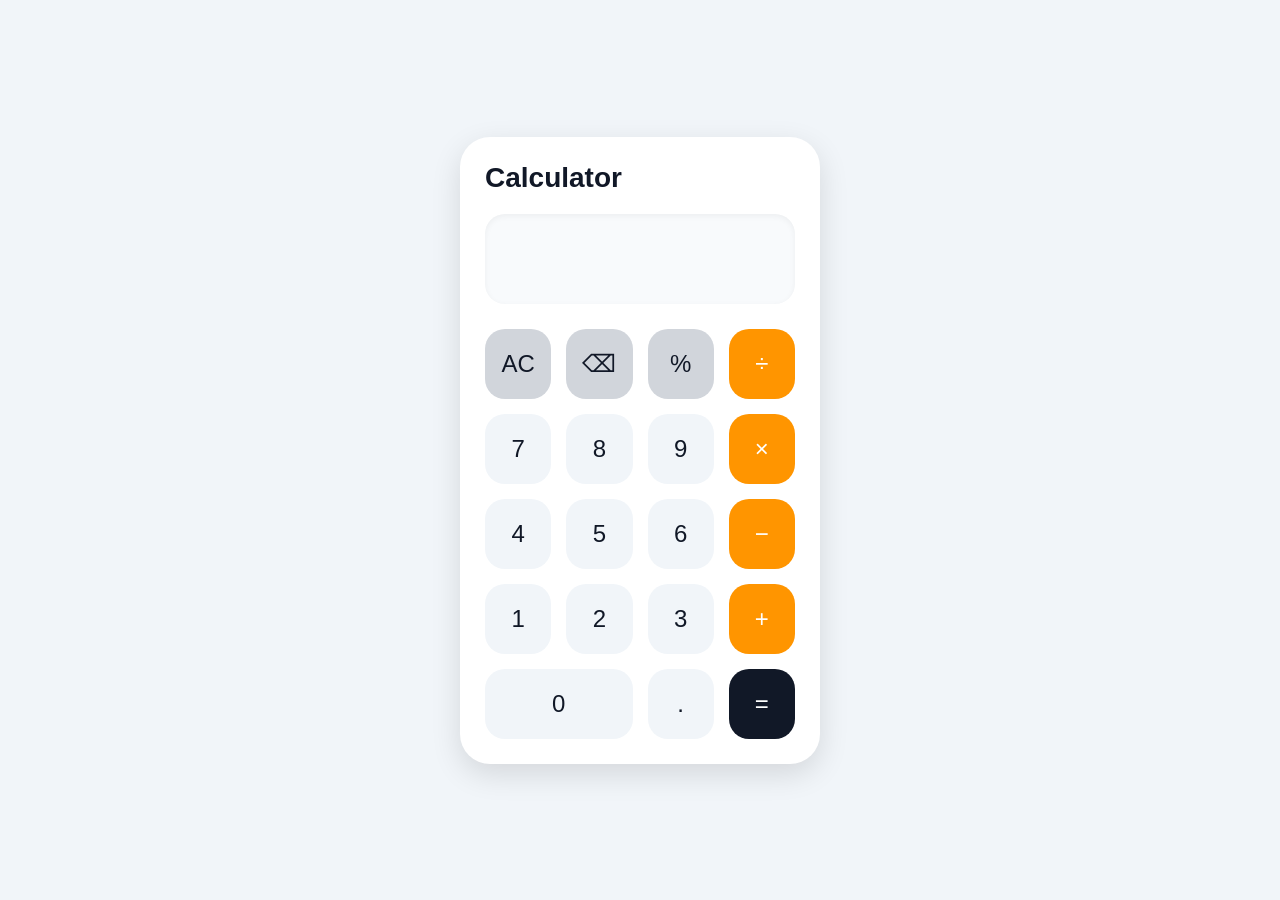
<file: OneDrive/Desktop/CodSoft Intern/calculator-project/index.html>
<!DOCTYPE html>
<html lang="en">
<head>
    <meta charset="UTF-8">
    <meta name="viewport" content="width=device-width, initial-scale=1.0">
    <title>Modern Calculator</title>

    <link rel="stylesheet" href="style.css">
</head>
<body>

<div class="calculator">

    <!-- Top Section -->

    <div class="top-bar">

        <h2>Calculator</h2>

    </div>

    <!-- Display -->

    <input type="text" id="display" disabled>

    <!-- Buttons -->

    <div class="buttons">

        <button class="gray" onclick="clearDisplay()">AC</button>
        <button class="gray" onclick="deleteLast()">⌫</button>
        <button class="gray" onclick="appendValue('%')">%</button>
        <button class="orange" onclick="appendValue('/')">÷</button>

        <button onclick="appendValue('7')">7</button>
        <button onclick="appendValue('8')">8</button>
        <button onclick="appendValue('9')">9</button>
        <button class="orange" onclick="appendValue('*')">×</button>

        <button onclick="appendValue('4')">4</button>
        <button onclick="appendValue('5')">5</button>
        <button onclick="appendValue('6')">6</button>
        <button class="orange" onclick="appendValue('-')">−</button>

        <button onclick="appendValue('1')">1</button>
        <button onclick="appendValue('2')">2</button>
        <button onclick="appendValue('3')">3</button>
        <button class="orange" onclick="appendValue('+')">+</button>

        <button class="zero" onclick="appendValue('0')">0</button>
        <button onclick="appendValue('.')">.</button>
        <button class="equal" onclick="calculate()">=</button>

    </div>

</div>

<script src="script.js"></script>

</body>
</html>
</file>
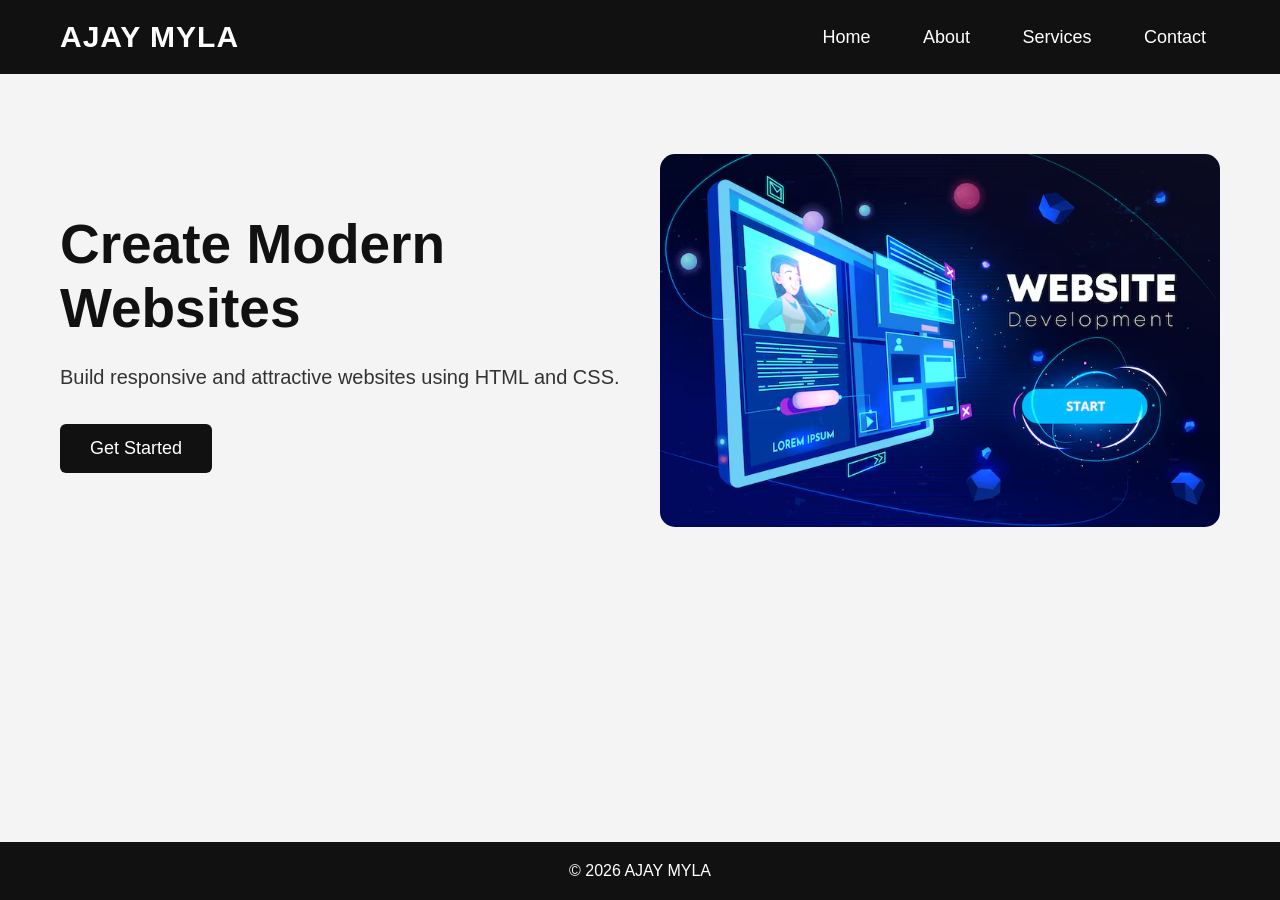
<file: OneDrive/Desktop/CodSoft Intern/landing-page/index.html>
<!DOCTYPE html>
<html lang="en">
<head>
    <meta charset="UTF-8">
    <meta name="viewport" content="width=device-width, initial-scale=1.0">
    <title>Home | AJAY</title>
    <link rel="stylesheet" href="style.css">
</head>
<body>

<header>

    <div class="logo">AJAY MYLA</div>

    <nav>
        <a href="index.html">Home</a>
        <a href="about.html">About</a>
        <a href="services.html">Services</a>
        <a href="contact.html">Contact</a>
    </nav>

</header>

<section class="hero">

    <div class="hero-text">

        <h1>Create Modern Websites</h1>

        <p>
            Build responsive and attractive websites
            using HTML and CSS.
        </p>

        <button>Get Started</button>

    </div>

    <div class="hero-image">

        <img src="banner.jpg" alt="Banner">

    </div>

</section>

<footer>
    <p>© 2026 AJAY MYLA</p>
</footer>

</body>
</html>
</file>
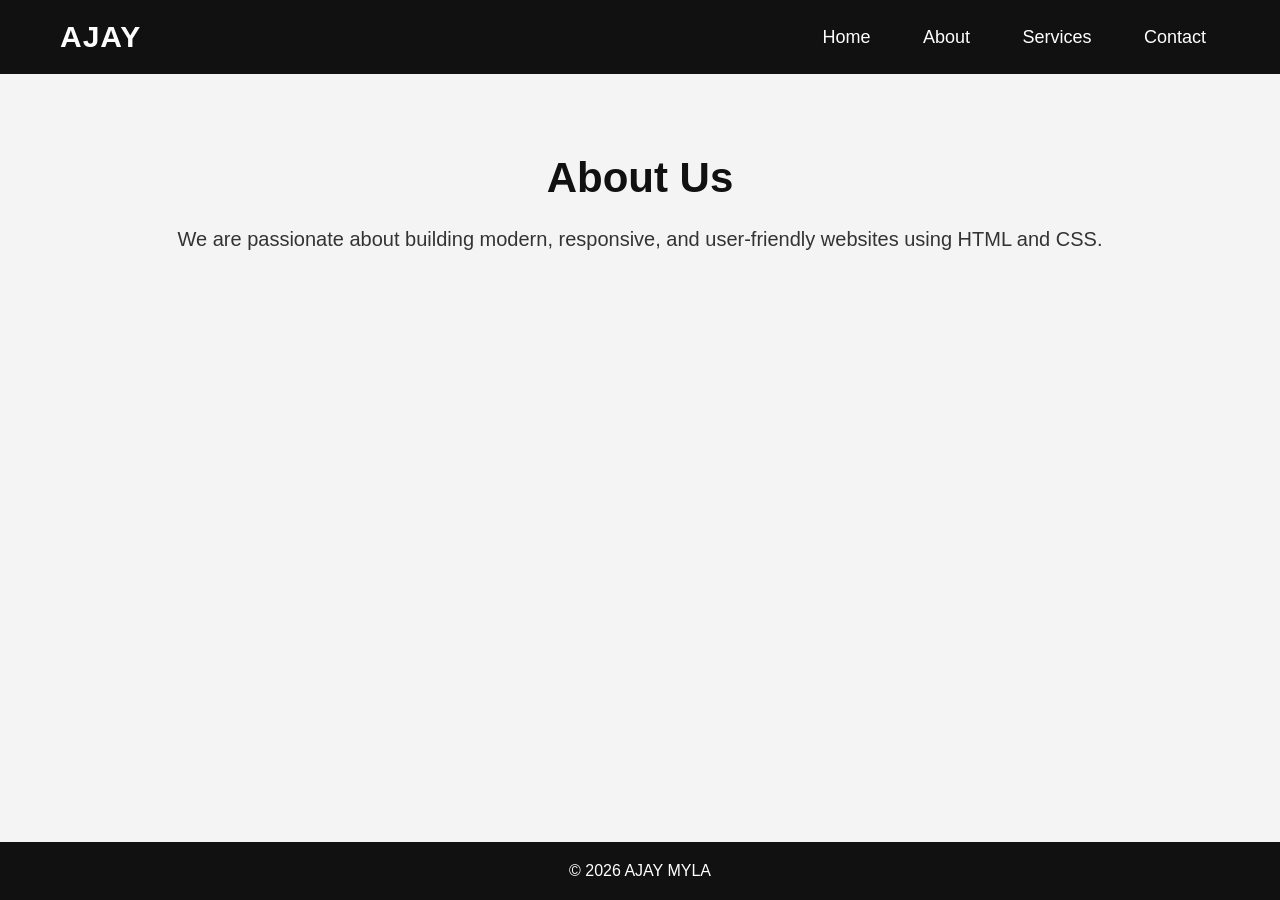
<file: OneDrive/Desktop/CodSoft Intern/landing-page/about.html>
<!DOCTYPE html>
<html lang="en">
<head>
    <meta charset="UTF-8">
    <meta name="viewport" content="width=device-width, initial-scale=1.0">
    <title>About | AJAY</title>
    <link rel="stylesheet" href="style.css">
</head>
<body>

<header>

    <div class="logo">AJAY</div>

    <nav>
        <a href="index.html">Home</a>
        <a href="about.html">About</a>
        <a href="services.html">Services</a>
        <a href="contact.html">Contact</a>
    </nav>

</header>

<section class="page-section">

    <h1>About Us</h1>

    <p>
        We are passionate about building modern,
        responsive, and user-friendly websites
        using HTML and CSS.
    </p>

</section>

<footer>
    <p>© 2026 AJAY MYLA</p>
</footer>

</body>
</html>
</file>
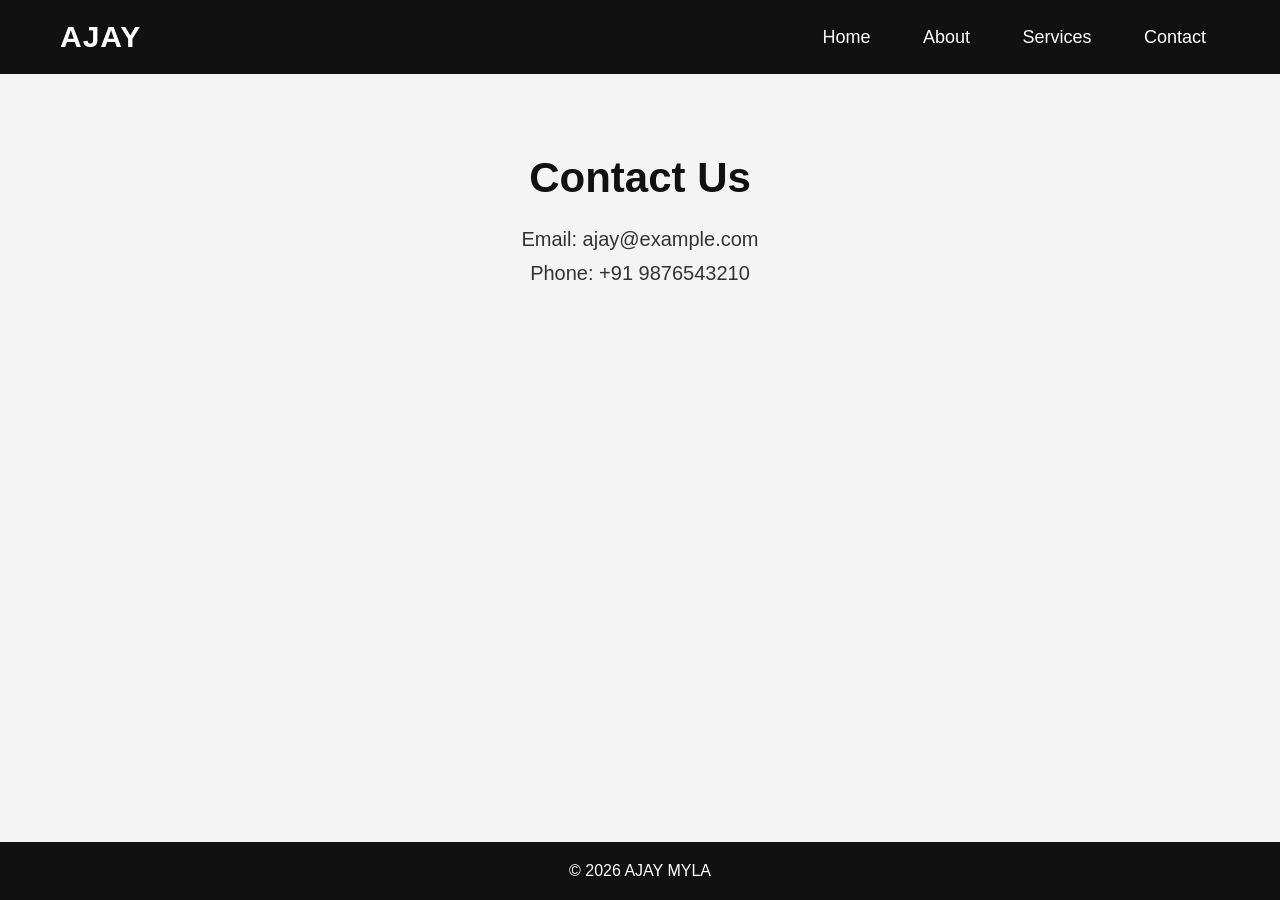
<file: OneDrive/Desktop/CodSoft Intern/landing-page/contact.html>
<!DOCTYPE html>
<html lang="en">
<head>
    <meta charset="UTF-8">
    <meta name="viewport" content="width=device-width, initial-scale=1.0">
    <title>Contact | AJAY</title>
    <link rel="stylesheet" href="style.css">
</head>
<body>

<header>

    <div class="logo">AJAY</div>

    <nav>
        <a href="index.html">Home</a>
        <a href="about.html">About</a>
        <a href="services.html">Services</a>
        <a href="contact.html">Contact</a>
    </nav>

</header>

<section class="page-section">

    <h1>Contact Us</h1>

    <p>Email: ajay@example.com</p>

    <p>Phone: +91 9876543210</p>

</section>

<footer>
    <p>© 2026 AJAY MYLA</p>
</footer>

</body>
</html>
</file>
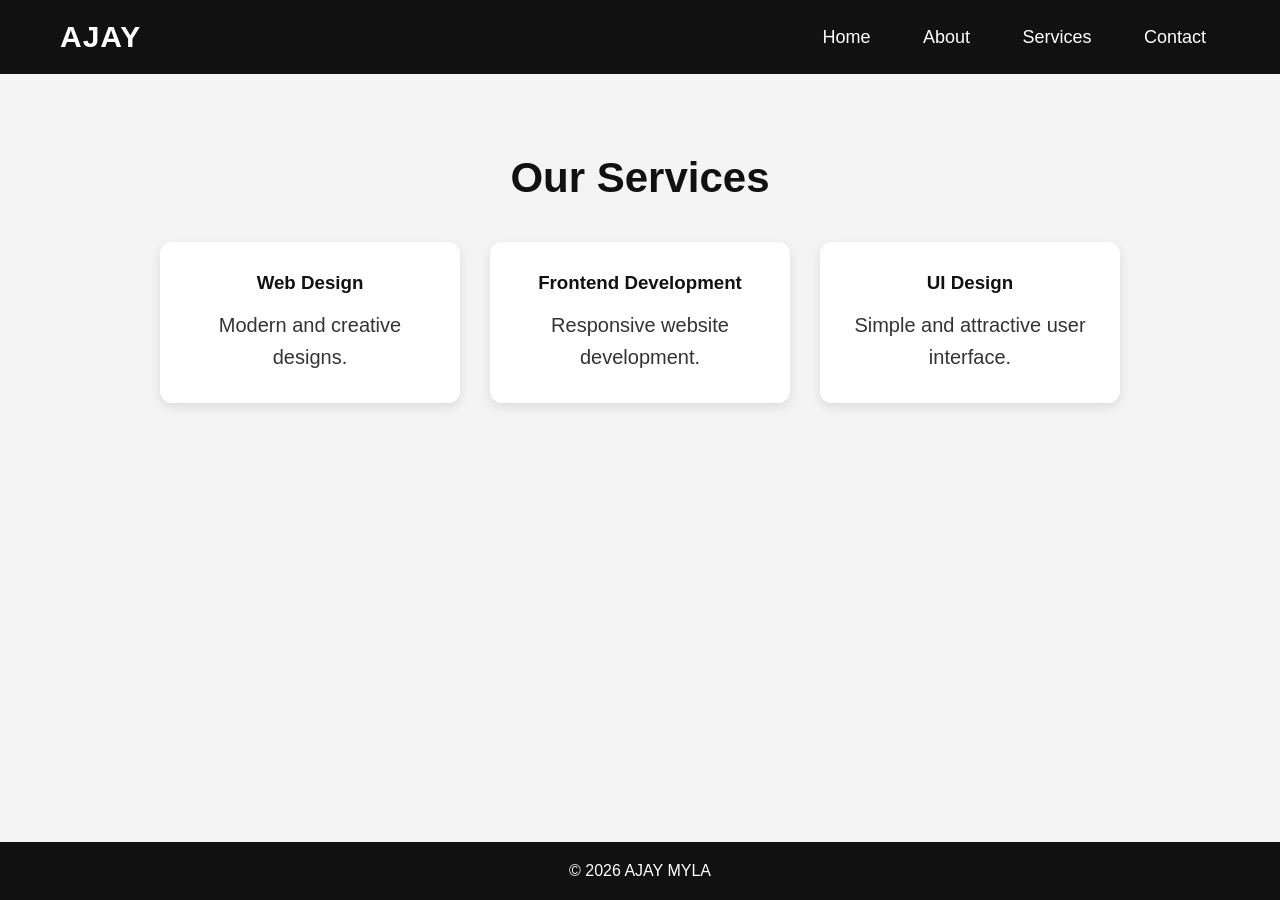
<file: OneDrive/Desktop/CodSoft Intern/landing-page/services.html>
<!DOCTYPE html>
<html lang="en">
<head>
    <meta charset="UTF-8">
    <meta name="viewport" content="width=device-width, initial-scale=1.0">
    <title>Services | AJAY</title>
    <link rel="stylesheet" href="style.css">
</head>
<body>

<header>

    <div class="logo">AJAY</div>

    <nav>
        <a href="index.html">Home</a>
        <a href="about.html">About</a>
        <a href="services.html">Services</a>
        <a href="contact.html">Contact</a>
    </nav>

</header>

<section class="page-section">

    <h1>Our Services</h1>

    <div class="service-container">

        <div class="service-box">
            <h3>Web Design</h3>
            <p>Modern and creative designs.</p>
        </div>

        <div class="service-box">
            <h3>Frontend Development</h3>
            <p>Responsive website development.</p>
        </div>

        <div class="service-box">
            <h3>UI Design</h3>
            <p>Simple and attractive user interface.</p>
        </div>

    </div>

</section>

<footer>
    <p>© 2026 AJAY MYLA</p>
</footer>

</body>
</html>
</file>
<file: OneDrive/Desktop/CodSoft Intern/calculator-project/style.css>
*{
    margin:0;
    padding:0;
    box-sizing:border-box;
    font-family:Arial, sans-serif;
}

body{

    height:100vh;

    display:flex;

    justify-content:center;

    align-items:center;

    background:#f1f5f9;
}

/* Calculator */

.calculator{

    width:360px;

    background:white;

    border-radius:30px;

    padding:25px;

    box-shadow:
    0 10px 30px rgba(0,0,0,0.12);
}

/* Top */

.top-bar{

    margin-bottom:20px;
}

.top-bar h2{

    color:#111827;

    font-size:28px;

    font-weight:600;
}

/* Display */

#display{

    width:100%;

    height:90px;

    border:none;

    outline:none;

    background:#f8fafc;

    border-radius:20px;

    padding:20px;

    margin-bottom:25px;

    text-align:right;

    font-size:42px;

    color:#111827;

    box-shadow:
    inset 0 2px 6px rgba(0,0,0,0.05);
}

/* Buttons Grid */

.buttons{

    display:grid;

    grid-template-columns:repeat(4,1fr);

    gap:15px;
}

/* Buttons */

button{

    height:70px;

    border:none;

    border-radius:20px;

    font-size:24px;

    cursor:pointer;

    background:#f1f5f9;

    color:#111827;

    transition:0.2s ease;
}

/* Hover */

button:hover{

    transform:scale(1.03);

    background:#e2e8f0;
}

/* Operator */

.orange{

    background:#ff9500;

    color:white;
}

.orange:hover{

    background:#ffad33;
}

/* Equal */

.equal{

    background:#111827;

    color:white;
}

.equal:hover{

    background:#1f2937;
}

/* Gray Buttons */

.gray{

    background:#d1d5db;
}

/* Zero Button */

.zero{

    grid-column:span 2;
}

/* Mobile Responsive */

@media(max-width:450px){

    .calculator{

        width:95%;

        padding:20px;
    }

    button{

        height:65px;

        font-size:22px;
    }

    #display{

        height:80px;

        font-size:36px;
    }

}
</file>
<file: OneDrive/Desktop/CodSoft Intern/landing-page/style.css>
*{
    margin:0;
    padding:0;
    box-sizing:border-box;
    font-family:Arial, sans-serif;
    transition:0.3s ease;
}

/* Body */

body{
    background:#f4f4f4;
    color:#333;

    min-height:100vh;
    display:flex;
    flex-direction:column;
}

/* Header */

header{
    display:flex;
    justify-content:space-between;
    align-items:center;
    padding:20px 60px;
    background:#111;
    position:sticky;
    top:0;
    z-index:1000;
}

/* Logo */

.logo{
    color:white;
    font-size:30px;
    font-weight:bold;
    letter-spacing:1px;
}

/* Navigation */

nav a{
    color:white;
    text-decoration:none;
    margin-left:20px;
    font-size:18px;
    padding:8px 14px;
    border-radius:6px;
}

nav a:hover{
    background:#00adb5;
    color:white;
}

/* Hero Section */

.hero{
    display:flex;
    justify-content:space-between;
    align-items:center;
    padding:80px 60px;
    gap:40px;
    flex-wrap:wrap;
}

.hero-text{
    flex:1;
}

.hero-text h1{
    font-size:55px;
    margin-bottom:20px;
    color:#111;
}

.hero-text p{
    font-size:20px;
    line-height:1.7;
    margin-bottom:30px;
}

/* Button */

.hero-text button{
    padding:14px 30px;
    border:none;
    background:#111;
    color:white;
    border-radius:6px;
    cursor:pointer;
    font-size:18px;
}

.hero-text button:hover{
    background:#00adb5;
    transform:scale(1.05);
    box-shadow:0 10px 20px rgba(0,173,181,0.3);
}

/* Hero Image */

.hero-image{
    flex:1;
}

.hero-image img{
    width:100%;
    border-radius:15px;
}

.hero-image img:hover{
    transform:scale(1.03);
    box-shadow:0 10px 25px rgba(0,0,0,0.25);
}

/* Common Sections */

.page-section{
    padding:80px 60px;
    text-align:center;
    flex:1;
}

.page-section h1{
    font-size:42px;
    margin-bottom:20px;
    color:#111;
}

.page-section p{
    font-size:20px;
    line-height:1.7;
}

/* Services */

.service-container{
    display:flex;
    justify-content:center;
    gap:30px;
    flex-wrap:wrap;
    margin-top:40px;
}

/* Service Cards */

.service-box{
    background:white;
    width:300px;
    padding:30px;
    border-radius:12px;
    box-shadow:0 4px 12px rgba(0,0,0,0.1);
    cursor:pointer;
}

.service-box:hover{
    transform:translateY(-10px) scale(1.03);
    box-shadow:0 12px 25px rgba(0,0,0,0.2);
}

.service-box h3{
    margin-bottom:15px;
    color:#111;
}

.service-box p{
    line-height:1.6;
}

/* Footer */

footer{
    background:#111;
    color:white;
    text-align:center;
    padding:20px;
    margin-top:auto;
}

/* Responsive Design */

@media(max-width:900px){

    header{
        flex-direction:column;
        gap:15px;
        padding:20px;
    }

    nav{
        display:flex;
        flex-wrap:wrap;
        justify-content:center;
    }

    .hero{
        flex-direction:column;
        text-align:center;
        padding:50px 20px;
    }

    .hero-text h1{
        font-size:40px;
    }

    .page-section{
        padding:50px 20px;
    }

}
</file>
